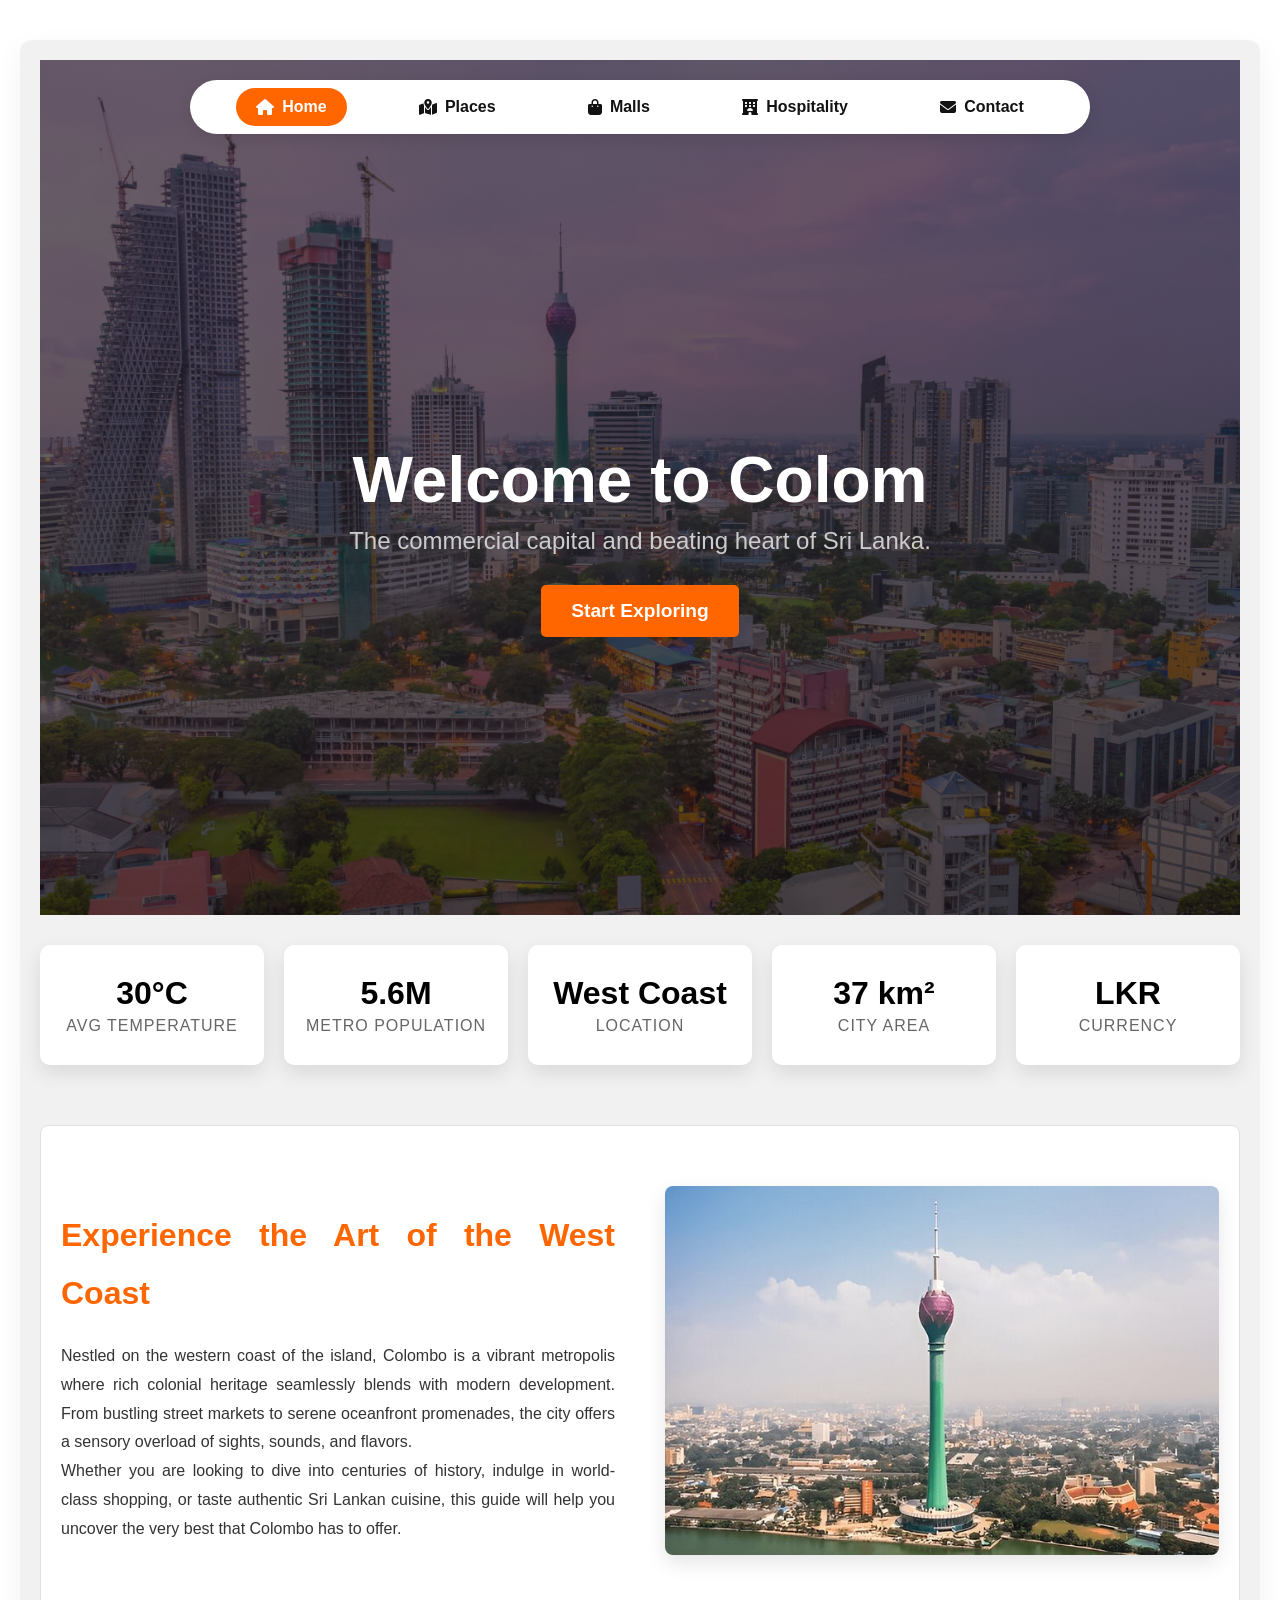
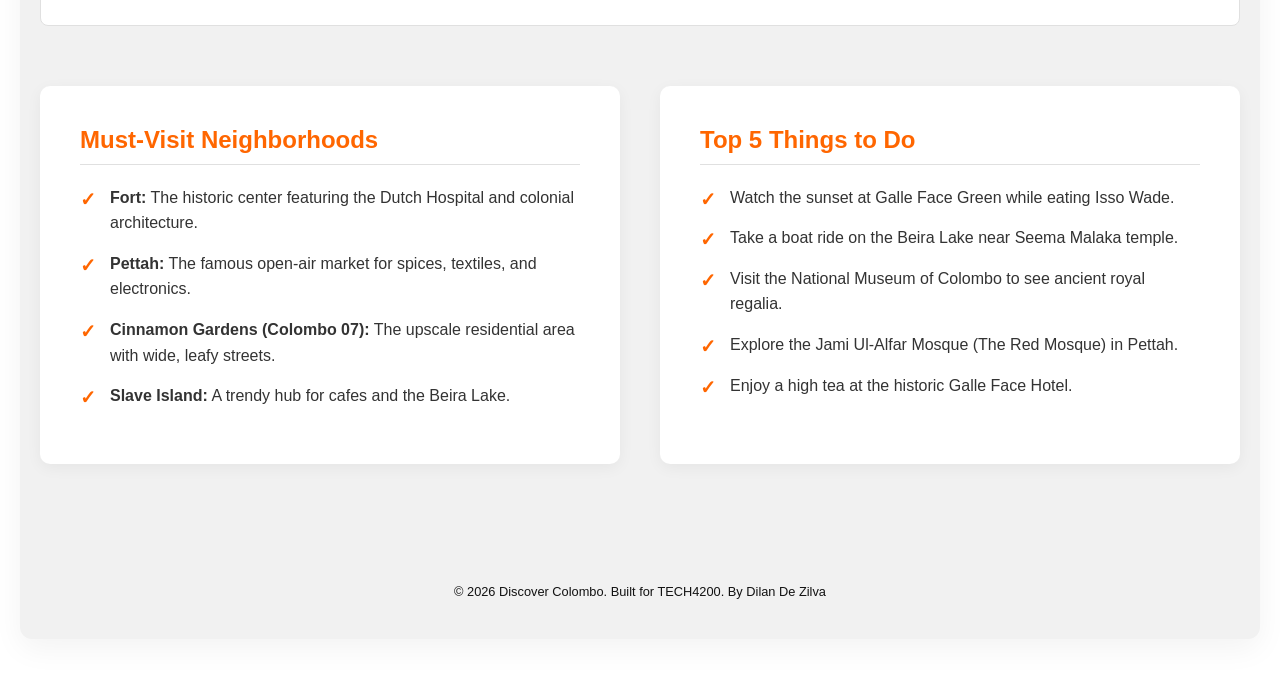
<file: index.html>
<!-- 
Dilan De Zilva
05/05/2025
The website is about city of sri lanka know an Colombo, this includes it stats along with
restaurants, malls, hotels and its history.
This page is main page of the site showing the overview of colombo city 
-->

<!doctype html>
<html lang="en">
  <head>
    <meta charset="UTF-8" />
    <meta name="viewport" content="width=device-width, initial-scale=1.0" />
    <meta
      name="description"
      content="Discover the vibrant heart of Sri Lanka! Your ultimate guide to the best places, food, hotels, and hidden gems in Colombo. Start planning your trip today." />
    <title>Discover Colombo | Travel Guide</title>
    <link rel="stylesheet" href="styles.css" />
    <!-- Nav bar icon from online library font awesome -->
    <link
      rel="stylesheet"
      href="https://cdnjs.cloudflare.com/ajax/libs/font-awesome/6.4.0/css/all.min.css" />
  </head>
  <body>
    <div class="content-wrapper">
      <!-- Hero Section -->
      <header class="hero-section">
        <!-- Global Navigation -->
        <nav class="global-nav">
          <div class="nav-links" id="nav-links">
            <a href="index.html" class="active">
              <i class="fa-solid fa-house"></i>
              <span class="nav-text">Home</span>
            </a>
            <a href="places.html">
              <i class="fa-solid fa-map-location-dot"></i>
              <span class="nav-text">Places</span>
            </a>
            <a href="malls.html">
              <i class="fa-solid fa-bag-shopping"></i>
              <span class="nav-text">Malls</span>
            </a>
            <a href="hospitality.html">
              <i class="fas fa-hotel"></i>
              <span class="nav-text">Hospitality</span>
            </a>
            <a href="contact.html">
              <i class="fa-solid fa-envelope"></i>
              <span class="nav-text">Contact</span>
            </a>
          </div>
        </nav>

        <div class="hero-content">
          <h1>
            <span id="animation-text"></span>
            <span id="greeting-message"></span>
          </h1>
          <p>The commercial capital and beating heart of Sri Lanka.</p>
          <a href="#stats" class="cta-button">Start Exploring</a>
        </div>
      </header>

      <main>
        <!-- Stats Section -->
        <section class="stats-section" id="stats">
          <div class="stat-box">
            <h3 class="stat-number">30°C</h3>
            <p class="stat-label">Avg Temperature</p>
          </div>

          <div class="stat-box">
            <h3 class="stat-number">5.6M</h3>
            <p class="stat-label">Metro Population</p>
          </div>

          <div class="stat-box">
            <h3 class="stat-number">West Coast</h3>
            <p class="stat-label">Location</p>
          </div>

          <div class="stat-box">
            <h3 class="stat-number">37 km²</h3>
            <p class="stat-label">City Area</p>
          </div>

          <div class="stat-box">
            <h3 class="stat-number">LKR</h3>
            <p class="stat-label">Currency</p>
          </div>
        </section>

        <!-- Introduction -->
        <section class="intro-section">
          <div class="intro-text">
            <h2>Experience the Art of the West Coast</h2>
            <p>
              Nestled on the western coast of the island, Colombo is a vibrant
              metropolis where rich colonial heritage seamlessly blends with
              modern development. From bustling street markets to serene
              oceanfront promenades, the city offers a sensory overload of
              sights, sounds, and flavors.
            </p>
            <p>
              Whether you are looking to dive into centuries of history, indulge
              in world-class shopping, or taste authentic Sri Lankan cuisine,
              this guide will help you uncover the very best that Colombo has to
              offer.
            </p>
          </div>

          <div class="intro-image">
            <img
              src="./assets/lotus tower.jpg"
              alt="Image of the Lotus Tower" />
          </div>
        </section>

        <!-- List Section -->
        <section class="list-section">
          <div class="list-container">
            <h3>Must-Visit Neighborhoods</h3>
            <ul class="custom-list">
              <li>
                <b>Fort:</b> The historic center featuring the Dutch Hospital
                and colonial architecture.
              </li>
              <li>
                <b>Pettah:</b> The famous open-air market for spices, textiles,
                and electronics.
              </li>
              <li>
                <b>Cinnamon Gardens (Colombo 07):</b> The upscale residential
                area with wide, leafy streets.
              </li>
              <li>
                <b>Slave Island:</b> A trendy hub for cafes and the Beira Lake.
              </li>
            </ul>
          </div>

          <div class="list-container">
            <h3>Top 5 Things to Do</h3>
            <ul class="custom-list">
              <li>
                Watch the sunset at Galle Face Green while eating Isso Wade.
              </li>
              <li>
                Take a boat ride on the Beira Lake near Seema Malaka temple.
              </li>
              <li>
                Visit the National Museum of Colombo to see ancient royal
                regalia.
              </li>
              <li>
                Explore the Jami Ul-Alfar Mosque (The Red Mosque) in Pettah.
              </li>
              <li>Enjoy a high tea at the historic Galle Face Hotel.</li>
            </ul>
          </div>
        </section>
      </main>

      <!-- Global Footer -->
      <footer>
        <p>
          &copy; 2026 Discover Colombo. Built for TECH4200. By Dilan De Zilva
        </p>
      </footer>
    </div>

    <script src="scripts.js"></script>
  </body>
</html>
</file>
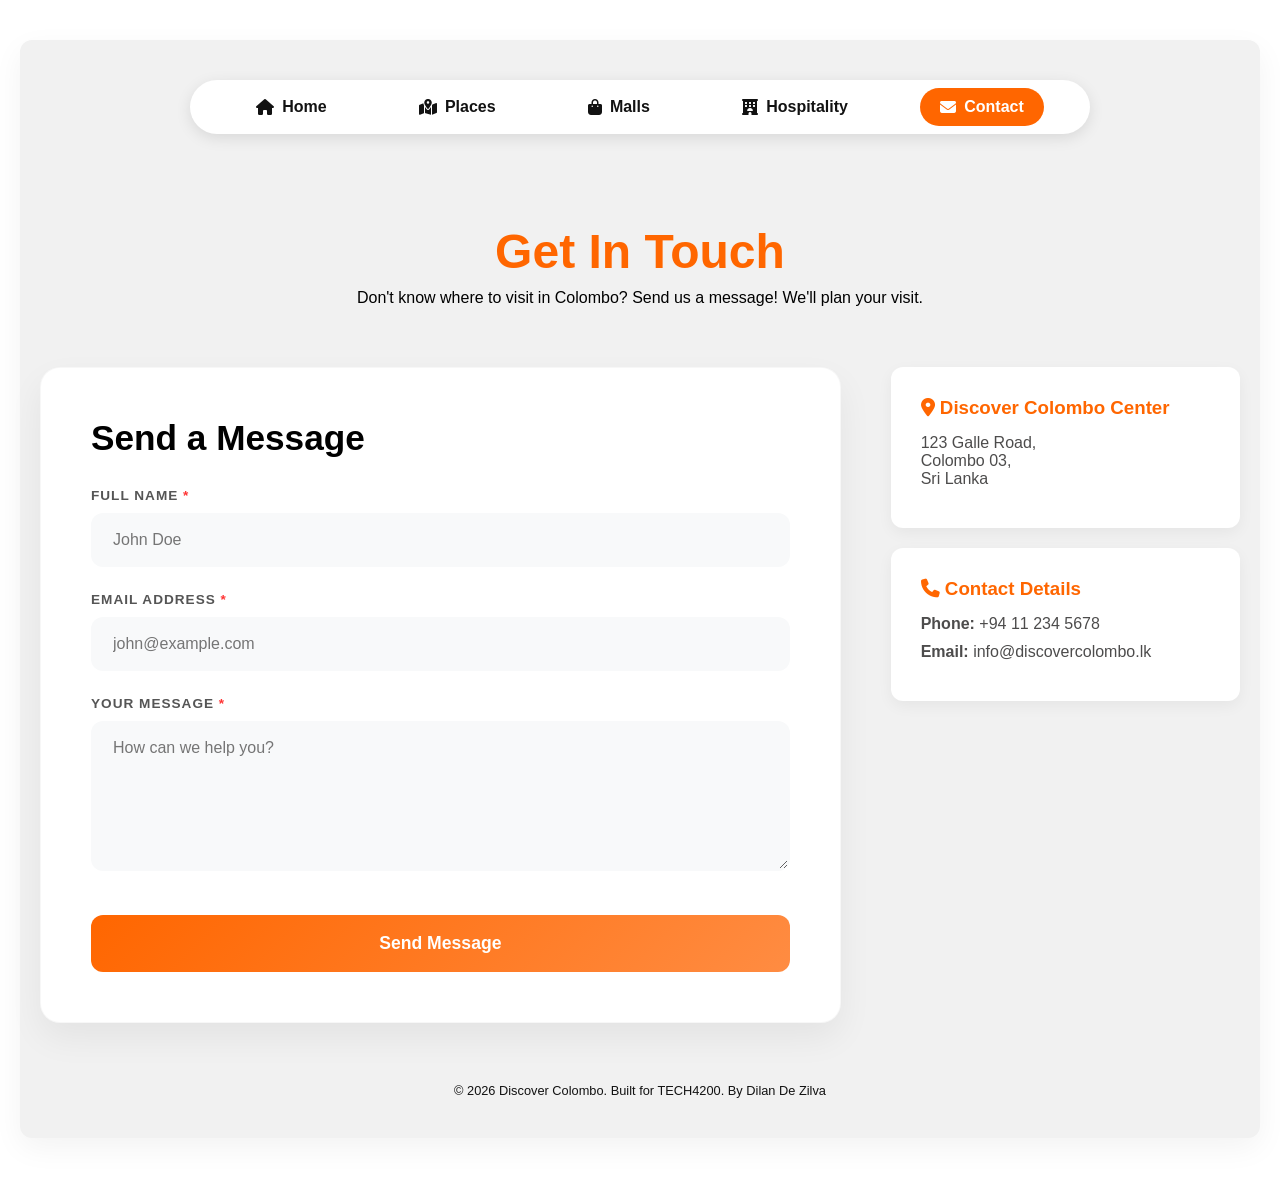
<file: contact.html>
<!-- This page provides users with a contact form to fill out along with contact details -->

<!doctype html>
<html lang="en">
  <head>
    <meta charset="UTF-8" />
    <meta name="viewport" content="width=device-width, initial-scale=1.0" />
    <meta
      name="description"
      content="Need help planning your Colombo itinerary? Reach out to us for local travel advice, feedback, or business inquiries. Drop us a message today!" />
    <title>Contact Us | Discover Colombo</title>
    <link rel="stylesheet" href="styles.css" />
    <link
      rel="stylesheet"
      href="https://cdnjs.cloudflare.com/ajax/libs/font-awesome/6.4.0/css/all.min.css" />
  </head>
  <body>
    <div class="content-wrapper">
     
      <nav class="global-nav">
        <div class="nav-links" id="nav-links">
          <a href="index.html">
            <i class="fa-solid fa-house"></i>
            <span class="nav-text">Home</span>
          </a>
          <a href="places.html">
            <i class="fa-solid fa-map-location-dot"></i>
            <span class="nav-text">Places</span>
          </a>
          <a href="malls.html">
            <i class="fa-solid fa-bag-shopping"></i>
            <span class="nav-text">Malls</span>
          </a>
          <a href="hospitality.html">
            <i class="fas fa-hotel"></i>
            <span class="nav-text">Hospitality</span>
          </a>
          <a href="contact.html" class="active">
            <i class="fa-solid fa-envelope"></i>
            <span class="nav-text">Contact</span>
          </a>
        </div>
      </nav>

      <header class="page-header">
        <h1>Get In Touch</h1>
        <p>
          Don't know where to visit in Colombo? Send us a message! We'll plan
          your visit.
        </p>
      </header>

      <main>
        <div class="contact-layout">
          <!-- Contact Form Section -->
          <div class="contact-form-container">
            <h2>Send a Message</h2>

            <form id="contact-form">
              <div class="input-group">
                <label for="name"
                  >Full Name <span class="required-asterisk">*</span></label
                >
                <input type="text" id="name" placeholder="John Doe" />
                <small class="error-text hidden" id="name-error-message"
                  >Full Name is required.</small
                >
              </div>

              <div class="input-group">
                <label for="email"
                  >Email Address <span class="required-asterisk">*</span></label
                >
                <input type="email" id="email" placeholder="john@example.com" />
                <small class="error-text hidden" id="email-error-message"
                  >Please enter a valid email.</small
                >
              </div>

              <div class="input-group">
                <label for="message"
                  >Your Message <span class="required-asterisk">*</span></label
                >
                <textarea
                  id="message"
                  rows="5"
                  class="form-textarea"
                  placeholder="How can we help you?"></textarea>
                <small class="error-text hidden" id="error-message"
                  >Message cannot be empty.</small
                >
              </div>

              <button type="submit" class="cta-button form-submit-btn">
                Send Message
              </button>
            </form>

            <div id="success-message" class="success-message hidden">
              <i class="fa-solid fa-circle-check"></i> Thank you! Your message
              has been sent.
            </div>
          </div>

          <!-- Contact Information Section -->
          <div class="contact-info">
            <div class="info-card">
              <h3>
                <i class="fa-solid fa-location-dot"></i> Discover Colombo Center
              </h3>
              <p>123 Galle Road,<br />Colombo 03,<br />Sri Lanka</p>
            </div>

            <div class="info-card">
              <h3><i class="fa-solid fa-phone"></i> Contact Details</h3>
              <p><b>Phone:</b> +94 11 234 5678</p>
              <p><b>Email:</b> info@discovercolombo.lk</p>
            </div>
          </div>
        </div>
      </main>

     
      <footer>
        <p>
          &copy; 2026 Discover Colombo. Built for TECH4200. By Dilan De Zilva
        </p>
      </footer>
    </div>
    <script src="scripts.js"></script>
  </body>
</html>
</file>
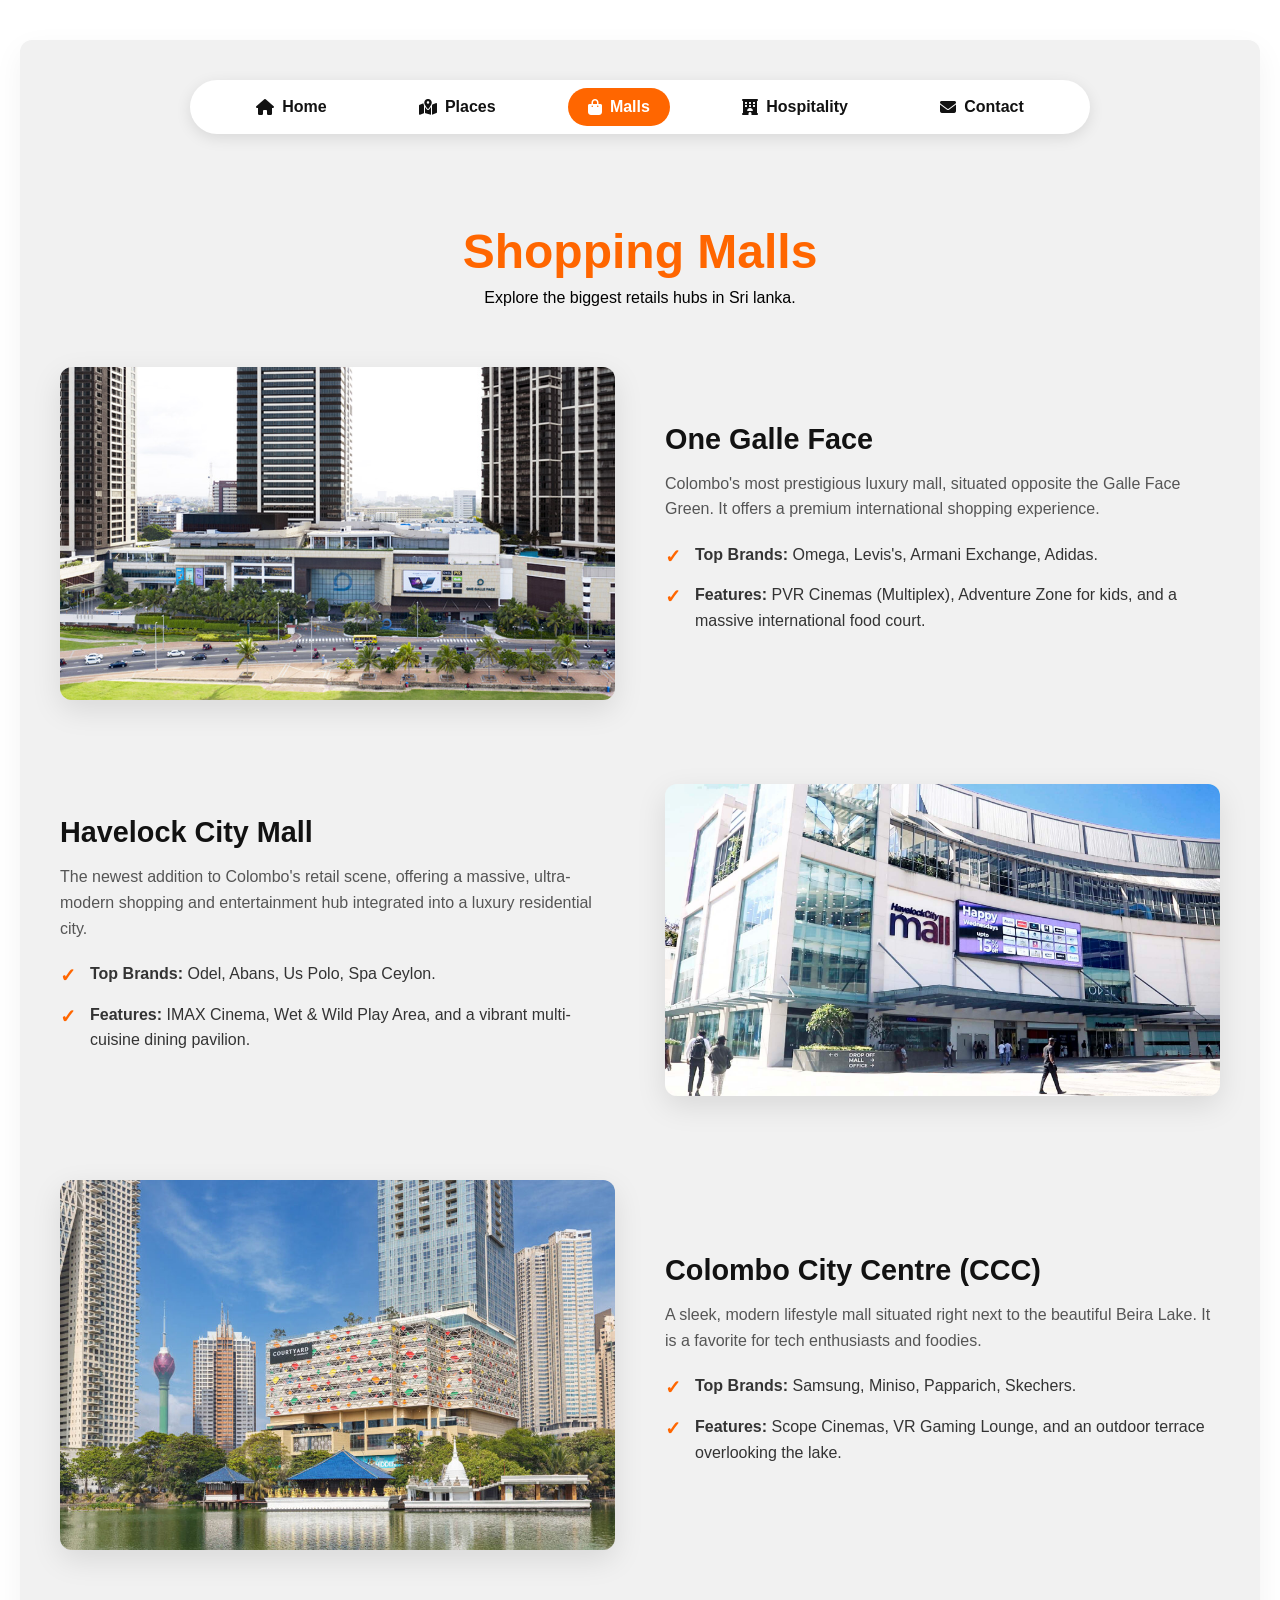
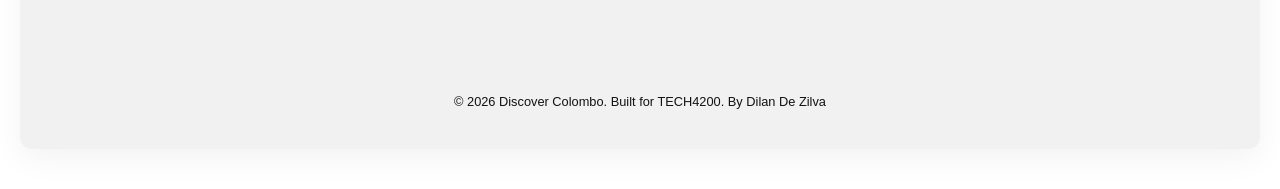
<file: malls.html>
<!-- This page displays list of malls that user could visit in colombo. 
 It include brands and features that can be found on each mall. -->

<!doctype html>
<html lang="en">
  <head>
    <meta charset="UTF-8" />
    <meta name="viewport" content="width=device-width, initial-scale=1.0" />
    <meta
      name="description"
      content="Disocver the perfect malls to shop and hangout in Colombo from luxury brands at One Galle Face to dining and entertainment at Colombo City Centre." />
    <title>Shopping Malls | Discover Colombo</title>
    <link rel="stylesheet" href="styles.css" />
    <link
      rel="stylesheet"
      href="https://cdnjs.cloudflare.com/ajax/libs/font-awesome/6.4.0/css/all.min.css" />
  </head>
  <body>
    <div class="content-wrapper">
     
      <nav class="global-nav">
        <div class="nav-links" id="nav-links">
          <a href="index.html">
            <i class="fa-solid fa-house"></i>
            <span class="nav-text">Home</span>
          </a>
          <a href="places.html">
            <i class="fa-solid fa-map-location-dot"></i>
            <span class="nav-text">Places</span>
          </a>
          <a href="malls.html" class="active">
            <i class="fa-solid fa-bag-shopping"></i>
            <span class="nav-text">Malls</span>
          </a>
          <a href="hospitality.html">
            <i class="fas fa-hotel"></i>
            <span class="nav-text">Hospitality</span>
          </a>
          <a href="contact.html">
            <i class="fa-solid fa-envelope"></i>
            <span class="nav-text">Contact</span>
          </a>
        </div>
      </nav>

      <header class="page-header">
        <h1>Shopping Malls</h1>
        <p>Explore the biggest retails hubs in Sri lanka.</p>
      </header>

      <main>
        <section class="mall-showcase">
          <div class="mall-row">
            <div class="mall-image">
              <img src="assets/onegalleface.jpg" alt="One Galle Face" />
            </div>
            <div class="mall-content">
              <h3>One Galle Face</h3>
              <p>
                Colombo's most prestigious luxury mall, situated opposite the
                Galle Face Green. It offers a premium international shopping
                experience.
              </p>
              <ul class="custom-list">
                <li>
                  <b>Top Brands:</b> Omega, Levis's, Armani Exchange, Adidas.
                </li>
                <li>
                  <b>Features:</b> PVR Cinemas (Multiplex), Adventure Zone for
                  kids, and a massive international food court.
                </li>
              </ul>
            </div>
          </div>

          <div class="mall-row">
            <div class="mall-image">
              <img src="assets/havelockcitymall.jpg" alt="Havelock City Mall" />
            </div>
            <div class="mall-content">
              <h3>Havelock City Mall</h3>
              <p>
                The newest addition to Colombo's retail scene, offering a
                massive, ultra-modern shopping and entertainment hub integrated
                into a luxury residential city.
              </p>
              <ul class="custom-list">
                <li><b>Top Brands:</b> Odel, Abans, Us Polo, Spa Ceylon.</li>
                <li>
                  <b>Features:</b> IMAX Cinema, Wet & Wild Play Area, and a
                  vibrant multi-cuisine dining pavilion.
                </li>
              </ul>
            </div>
          </div>

          <div class="mall-row">
            <div class="mall-image">
              <img src="assets/ccc.jpg" alt="Colombo City Centre" />
            </div>
            <div class="mall-content">
              <h3>Colombo City Centre (CCC)</h3>
              <p>
                A sleek, modern lifestyle mall situated right next to the
                beautiful Beira Lake. It is a favorite for tech enthusiasts and
                foodies.
              </p>
              <ul class="custom-list">
                <li>
                  <b>Top Brands:</b> Samsung, Miniso, Papparich, Skechers.
                </li>
                <li>
                  <b>Features:</b> Scope Cinemas, VR Gaming Lounge, and an
                  outdoor terrace overlooking the lake.
                </li>
              </ul>
            </div>
          </div>
        </section>
      </main>
     
      <footer>
        <p>
          &copy; 2026 Discover Colombo. Built for TECH4200. By Dilan De Zilva
        </p>
      </footer>
    </div>
    <script src="scripts.js"></script>
  </body>
</html>
</file>
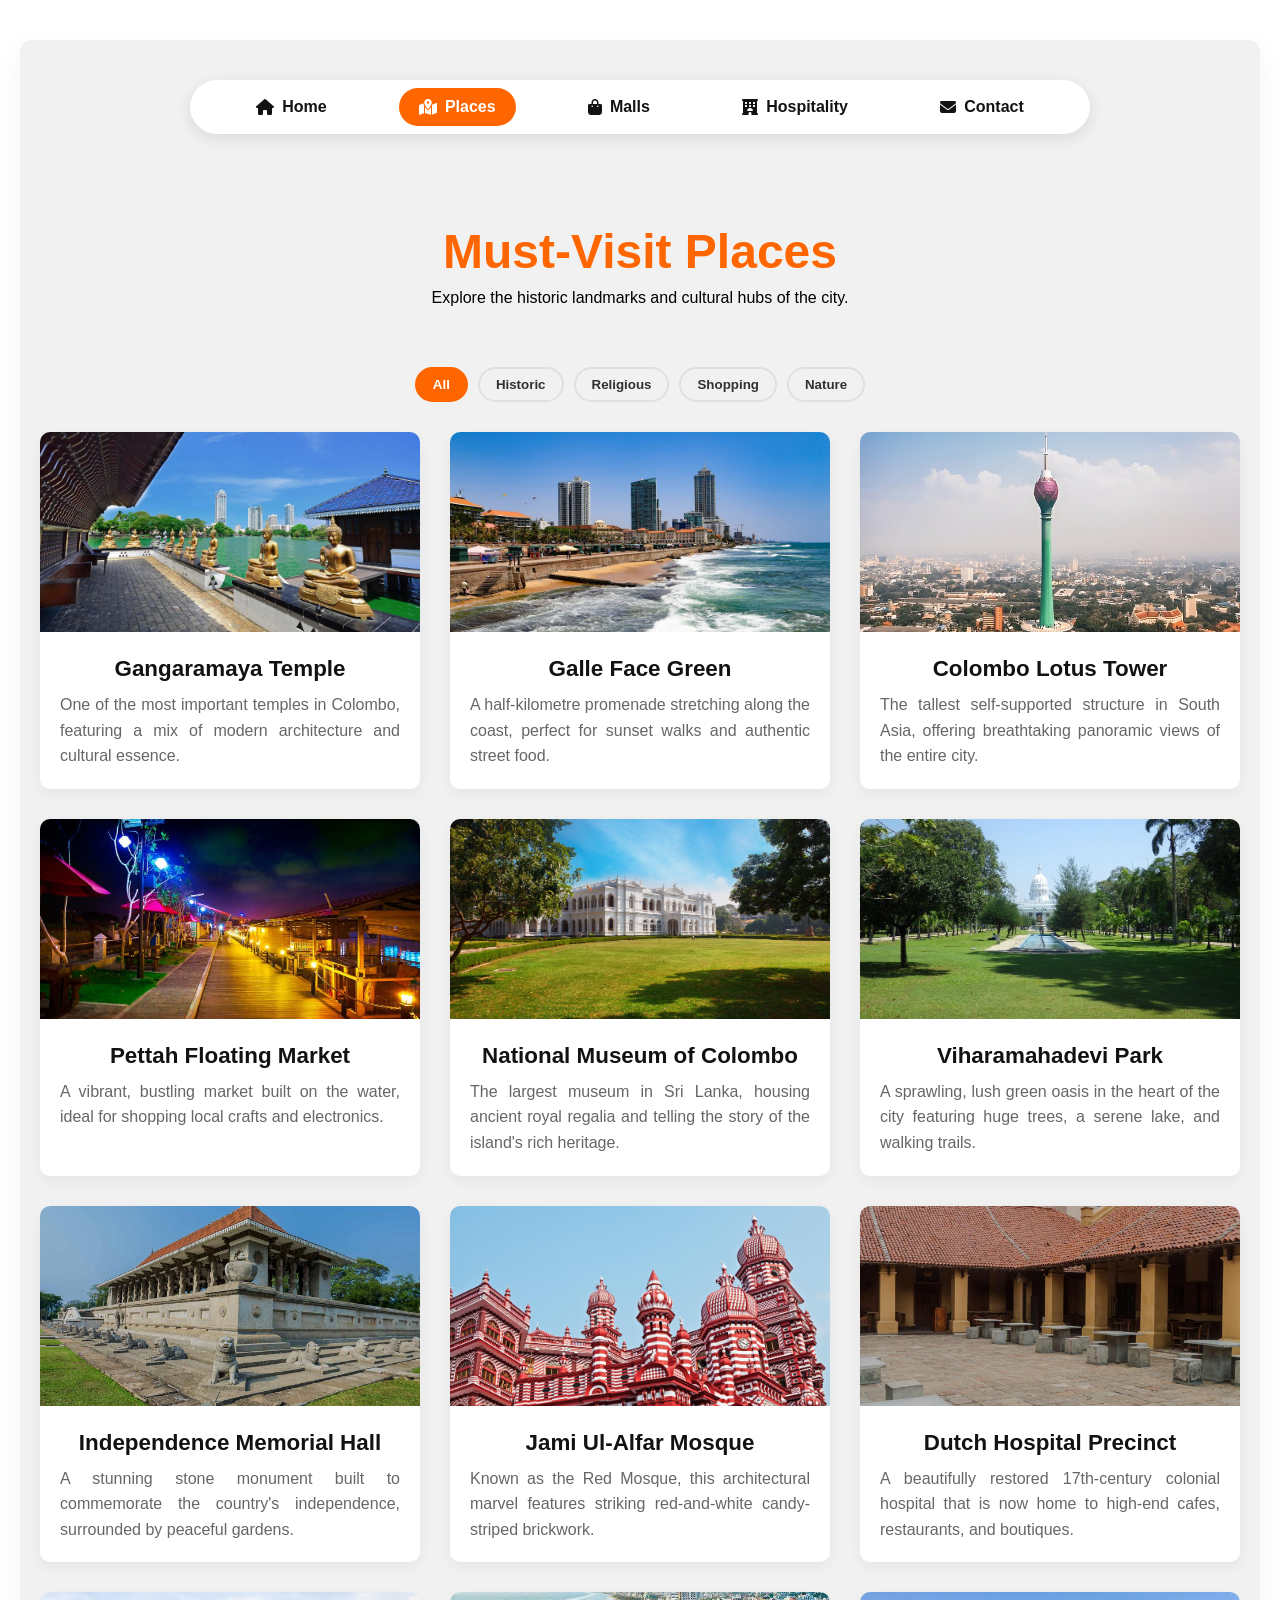
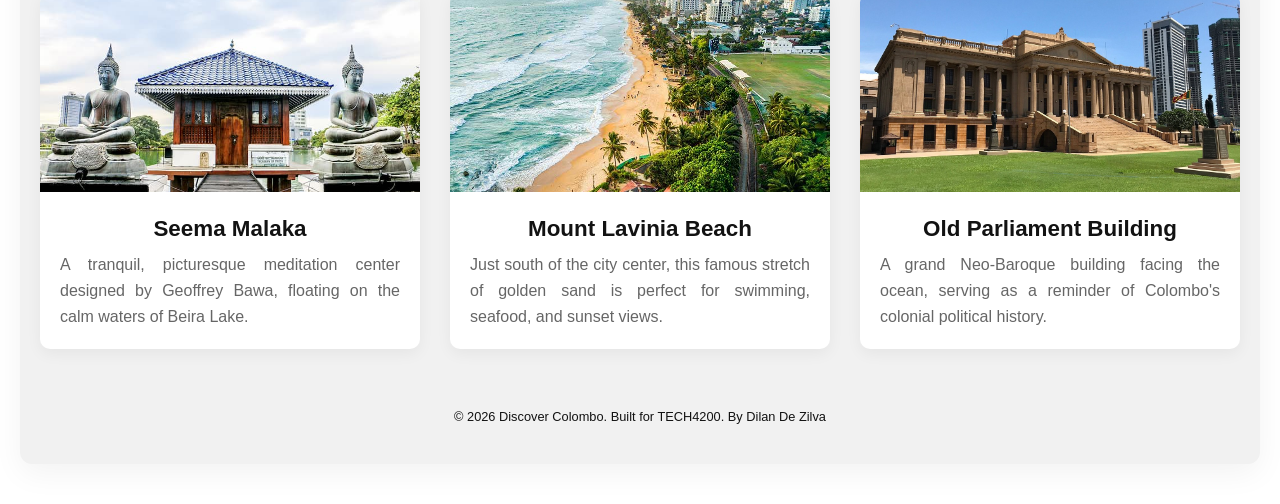
<file: places.html>
<!-- This page showcases the top places to visit in colombo. All the places are 
 displayed in grid format allowing users to choose any viewing based on category -->

<!doctype html>
<html lang="en">
  <head>
    <meta charset="UTF-8" />
    <meta name="viewport" content="width=device-width, initial-scale=1.0" />
    <meta
      name="description"
      content="Explore top tourist attractions in Colombo, from the historic Gangaramaya Temple to the beautiful Galle Face Green. See what you can't miss in the city." />
    <title>Places to Visit | Discover Colombo</title>
    <link rel="stylesheet" href="styles.css" />
    <link
      rel="stylesheet"
      href="https://cdnjs.cloudflare.com/ajax/libs/font-awesome/6.4.0/css/all.min.css" />
  </head>
  <body>
    <div class="content-wrapper">
      
      <nav class="global-nav">
        <div class="nav-links" id="nav-links">
          <a href="index.html">
            <i class="fa-solid fa-house"></i>
            <span class="nav-text">Home</span>
          </a>
          <a href="places.html" class="active">
            <i class="fa-solid fa-map-location-dot"></i>
            <span class="nav-text">Places</span>
          </a>
          <a href="malls.html">
            <i class="fa-solid fa-bag-shopping"></i>
            <span class="nav-text">Malls</span>
          </a>
          <a href="hospitality.html">
            <i class="fas fa-hotel"></i>
            <span class="nav-text">Hospitality</span>
          </a>
          <a href="contact.html">
            <i class="fa-solid fa-envelope"></i>
            <span class="nav-text">Contact</span>
          </a>
        </div>
      </nav>
      <header class="page-header">
        <h1>Must-Visit Places</h1>
        <p>Explore the historic landmarks and cultural hubs of the city.</p>
      </header>

      <main>
        <div class="category-button">
          <button class="category-btn active" category-filter="all">All</button>
          <button class="category-btn" category-filter="historic">Historic</button>
          <button class="category-btn" category-filter="religious">Religious</button>
          <button class="category-btn" category-filter="shopping">Shopping</button>
          <button class="category-btn" category-filter="nature">Nature</button>
        </div>

        <div class="card-grid" id="places-grid">
          <div class="place-card" category-type="religious">
            <img src="assets/temple.jpg" alt="Gangaramaya Temple" />
            <div class="card-info">
              <h3>Gangaramaya Temple</h3>
              <p>
                One of the most important temples in Colombo, featuring a mix of
                modern architecture and cultural essence.
              </p>
            </div>
          </div>

          <div class="place-card" category-type="nature">
            <img src="assets/galle-face.jpg" alt="Galle Face Green" />
            <div class="card-info">
              <h3>Galle Face Green</h3>
              <p>
                A half-kilometre promenade stretching along the coast, perfect
                for sunset walks and authentic street food.
              </p>
            </div>
          </div>

          <div class="place-card" category-type="historic">
            <img src="assets/lotus tower.jpg" alt="Lotus Tower" />
            <div class="card-info">
              <h3>Colombo Lotus Tower</h3>
              <p>
                The tallest self-supported structure in South Asia, offering
                breathtaking panoramic views of the entire city.
              </p>
            </div>
          </div>

          <div class="place-card" category-type="shopping">
            <img src="assets/pettah.jpg" alt="Pettah Floating Market" />
            <div class="card-info">
              <h3>Pettah Floating Market</h3>
              <p>
                A vibrant, bustling market built on the water, ideal for
                shopping local crafts and electronics.
              </p>
            </div>
          </div>

          <div class="place-card" category-type="historic">
            <img
              src="assets/national-museum.jpg"
              alt="National Museum of Colombo" />
            <div class="card-info">
              <h3>National Museum of Colombo</h3>
              <p>
                The largest museum in Sri Lanka, housing ancient royal regalia
                and telling the story of the island's rich heritage.
              </p>
            </div>
          </div>

          <div class="place-card" category-type="nature">
            <img src="assets/park.jpg" alt="Viharamahadevi Park" />
            <div class="card-info">
              <h3>Viharamahadevi Park</h3>
              <p>
                A sprawling, lush green oasis in the heart of the city featuring
                huge trees, a serene lake, and walking trails.
              </p>
            </div>
          </div>

          <div class="place-card" category-type="historic">
            <img
              src="assets/independence-square.jpg"
              alt="Independence Memorial Hall" />
            <div class="card-info">
              <h3>Independence Memorial Hall</h3>
              <p>
                A stunning stone monument built to commemorate the country's
                independence, surrounded by peaceful gardens.
              </p>
            </div>
          </div>

          <div class="place-card" category-type="religious">
            <img src="assets/red-mosque.jpg" alt="Jami Ul-Alfar Mosque" />
            <div class="card-info">
              <h3>Jami Ul-Alfar Mosque</h3>
              <p>
                Known as the Red Mosque, this architectural marvel features
                striking red-and-white candy-striped brickwork.
              </p>
            </div>
          </div>

          <div class="place-card" category-type="shopping">
            <img
              src="assets/dutch-hospital.jpg"
              alt="Dutch Hospital Precinct" />
            <div class="card-info">
              <h3>Dutch Hospital Precinct</h3>
              <p>
                A beautifully restored 17th-century colonial hospital that is
                now home to high-end cafes, restaurants, and boutiques.
              </p>
            </div>
          </div>

          <div class="place-card" category-type="religious">
            <img src="assets/seema-malaka.jpg" alt="Seema Malaka" />
            <div class="card-info">
              <h3>Seema Malaka</h3>
              <p>
                A tranquil, picturesque meditation center designed by Geoffrey
                Bawa, floating on the calm waters of Beira Lake.
              </p>
            </div>
          </div>

          <div class="place-card" category-type="nature">
            <img src="assets/mount-lavinia.jpg" alt="Mount Lavinia Beach" />
            <div class="card-info">
              <h3>Mount Lavinia Beach</h3>
              <p>
                Just south of the city center, this famous stretch of golden
                sand is perfect for swimming, seafood, and sunset views.
              </p>
            </div>
          </div>

          <div class="place-card" category-type="historic">
            <img
              src="assets/old-parliament.jpg"
              alt="Old Parliament Building" />
            <div class="card-info">
              <h3>Old Parliament Building</h3>
              <p>
                A grand Neo-Baroque building facing the ocean, serving as a
                reminder of Colombo's colonial political history.
              </p>
            </div>
          </div>
        </div>
      </main>

      <footer>
        <p>
          &copy; 2026 Discover Colombo. Built for TECH4200. By Dilan De Zilva
        </p>
      </footer>
    </div>

    <script src="scripts.js"></script>
  </body>
</html>
</file>
<file: styles.css>
html {
  scroll-behavior: smooth;
}

* {
  margin: 0;
  padding: 0;
  box-sizing: border-box;
  font-family: "Segoe UI", Tahoma, Geneva, Verdana, sans-serif;
}

body {
  background-color: #ffffff;
  margin: 0;
  padding: 20px;
  display: flex;
  flex-direction: column;
  min-height: 100vh;
  box-sizing: border-box;
}

.content-wrapper {
  background-color: #f1f1f1;
  width: 100%;
  margin: 20px auto;
  padding: 20px;
  box-shadow: 0 10px 30px rgba(0, 0, 0, 0.05);
  border-radius: 12px;
  flex: 1;
  display: flex;
  flex-direction: column;
}

main {
  flex: 1;
}

/* -- Global Navbar -- */
.global-nav {
  background-color: #ffffff;
  width: 80%;
  max-width: 900px;
  margin: 20px auto 30px auto;
  padding: 8px 20px;
  border-radius: 50px;
  box-shadow: 0 4px 15px rgba(0, 0, 0, 0.1);
  position: relative;
  z-index: 1000;
}

.nav-links {
  display: flex;
  justify-content: space-around;
  align-items: center;
}

.nav-links a {
  display: flex;
  align-items: center;
  gap: 8px;
  color: #121212;
  text-decoration: none;
  font-weight: bold;
  padding: 10px 20px;
  border-radius: 25px;
  transition:
    background-color 0.3s ease,
    color 0.3s ease;
}

.nav-links a:hover,
.nav-links a.active {
  background-color: #ff6600;
  color: #ffffff;
}

/* -- Hero Section -- */
.hero-section {
  height: 95vh;
  background-image:
    linear-gradient(rgba(40, 40, 40, 0.7), rgba(18, 18, 18, 0.7)),
    url("./assets/Colombo.jpeg");
  background-size: cover;
  background-position: center;
  display: flex;
  flex-direction: column;
  color: #ffffff;
}

.hero-content {
  flex: 1;
  display: flex;
  flex-direction: column;
  justify-content: center;
  align-items: center;
  text-align: center;
}

.hero-content h1 {
  font-size: 4rem;
  margin-bottom: 10px;
}

.hero-content p {
  font-size: 1.5rem;
  margin-bottom: 30px;
  color: #cccccc;
}

.cta-button {
  background-color: #ff6600;
  color: #ffffff;
  padding: 15px 30px;
  text-decoration: none;
  font-size: 1.2rem;
  font-weight: bold;
  border-radius: 5px;
  transition: background-color 0.3s;
  display: inline-block;
}

.cta-button:hover {
  background-color: #cc5200;
}

/* -- Stats Section -- */
.stats-section {
  display: grid;
  grid-template-columns: repeat(auto-fit, minmax(200px, 1fr));
  gap: 20px;
  max-width: 1200px;
  margin: 10px auto 40px auto;
  padding: 20px 0px;
}

.stat-box {
  background-color: #ffffff;
  padding: 30px 20px;
  text-align: center;
  border-radius: 10px;
  box-shadow: 0 8px 20px rgba(0, 0, 0, 0.1);
  transition: transform 0.3s ease;
}

.stat-box:hover {
  transform: translateY(-10px);
}

.stat-number {
  font-size: 2rem;
  color: #000000;
  margin-bottom: 5px;
}

.stat-label {
  color: #666666;
  font-size: 1rem;
  text-transform: uppercase;
  letter-spacing: 1px;
}

/* -- Intro Section -- */
.intro-section {
  background-color: #ffffff;
  padding: 60px 20px;
  max-width: 1200px;
  margin: 40px auto;
  text-align: center;
  line-height: 1.8;
  border: 1px solid #e0e0e0;
  border-radius: 8px;
  display: flex;
  align-items: center;
  gap: 50px;
}

.intro-section h2 {
  margin-bottom: 20px;
  color: #121212;
}

.intro-text {
  flex: 1;
  color: #333333;
  line-height: 1.8;
  text-align: justify;
  font-size: 1rem;
}

.intro-text h2 {
  margin-bottom: 20px;
  color: #ff6600;
  font-size: 2rem;
}

.intro-image {
  flex: 1;
}

.intro-image img {
  width: 100%;
  border-radius: 8px;
  box-shadow: 0 8px 20px rgba(0, 0, 0, 0.1);
}

/* -- List Section -- */
.list-section {
  display: flex;
  gap: 40px;
  max-width: 1200px;
  margin: 60px auto;
}

.list-container {
  flex: 1;
  background-color: #ffffff;
  padding: 40px;
  border-radius: 10px;
  box-shadow: 0 4px 15px rgba(0, 0, 0, 0.05);
}

.list-container h3 {
  color: #ff6600;
  margin-bottom: 20px;
  font-size: 1.5rem;
  border-bottom: 1px solid #e0e0e0;
  padding-bottom: 10px;
}

.custom-list {
  list-style: none;
  padding: 0;
}

.custom-list li {
  position: relative;
  padding-left: 30px;
  margin-bottom: 15px;
  color: #333333;
  line-height: 1.6;
}

.custom-list li::before {
  content: "✓";
  position: absolute;
  left: 0;
  color: #ff6600;
  font-weight: bold;
  font-size: 1.2rem;
}

/* --- Footer --- */
footer {
  color: #121212;
  text-align: center;
  padding: 20px;
  margin-top: 40px;
  font-size: 0.8rem;
}

/* -- Places Page -- */

.category-button {
  display: flex;
  gap: 10px;
  flex-wrap: wrap;
  justify-content: center;
  max-width: 1200px;
  margin: 0 auto 30px auto;
  padding: 0 20px;
}

.category-btn {
  padding: 8px 16px;
  border: 2px solid #e0e0e0;
  background-color: transparent;
  color: #303030;
  border-radius: 25px;
  cursor: pointer;
  font-weight: bold;
  transition: all 0.3s ease;
}

.category-btn:hover {
  border-color: #ff6600;
  color: #ff6600;
}

.category-btn.active {
  background-color: #ff6600;
  border-color: #ff6600;
  color: #ffffff;
}

.hidden {
  display: none !important;
}

.page-header {
  color: #000000;
  text-align: center;
  padding: 40px 20px;
  margin: 20px 20px;
}

.page-header h1 {
  font-size: 3rem;
  color: #ff6600;
  margin-bottom: 10px;
}

/* -- Card Grid Layout -- */
.card-grid {
  display: grid;
  grid-template-columns: repeat(auto-fit, minmax(300px, 1fr));
  gap: 30px;
}

.place-card {
  background-color: #ffffff;
  border-radius: 10px;
  overflow: hidden;
  box-shadow: 0 5px 15px rgba(0, 0, 0, 0.05);
  transition:
    transform 0.3s ease,
    box-shadow 0.3s ease;
}

.place-card:hover {
  transform: translateY(-5px);
  box-shadow: 0 10px 25px rgba(0, 0, 0, 0.1);
}

.place-card img {
  width: 100%;
  height: 200px;
  object-fit: cover;
}

.card-info {
  padding: 20px;
  text-align: justify;
}

.card-info h3 {
  color: #121212;
  margin-bottom: 10px;
  font-size: 1.4rem;
  text-align: center;
}

.card-info p {
  color: #666666;
  line-height: 1.6;
  font-size: 1rem;
}

/* -- Malls Page -- */
.mall-showcase {
  max-width: 1200px;
  margin: 0 auto;
  padding: 0 20px;
}

.mall-row {
  display: flex;
  align-items: center;
  gap: 50px;
  margin-bottom: 80px;
}

.mall-row:nth-child(even) {
  flex-direction: row-reverse;
}

.mall-image {
  flex: 1;
}

.mall-image img {
  width: 100%;
  border-radius: 12px;
  box-shadow: 0 10px 30px rgba(0, 0, 0, 0.1);
  object-fit: cover;
}

.mall-content {
  flex: 1;
}

.mall-content h3 {
  font-size: 1.8rem;
  color: #121212;
  margin-bottom: 15px;
}

.mall-content p {
  color: #555555;
  line-height: 1.6;
  margin-bottom: 20px;
  font-size: 1rem;
}

/* -- Contact Page -- */
.contact-layout {
  display: flex;
  flex-wrap: wrap;
  gap: 50px;
}

.contact-info {
  flex: 1;
  min-width: 250px;
}
.contact-form-container {
  flex: 2;
  background: #ffffff;
  padding: 50px;
  border-radius: 20px;
  box-shadow: 0 15px 35px rgba(0, 0, 0, 0.06);
  border: 1px solid rgba(0, 0, 0, 0.03);
}

.contact-form-container h2 {
  font-size: 2.2rem;
  margin-bottom: 30px;
}

.input-group {
  margin-bottom: 25px;
}

.input-group label {
  display: block;
  font-size: 0.85rem;
  font-weight: 700;
  color: #555555;
  margin-bottom: 10px;
  text-transform: uppercase;
  letter-spacing: 1px;
}

.input-group input,
.form-textarea {
  width: 100%;
  padding: 16px 20px;
  background-color: #f8f9fa;
  border: 2px solid transparent;
  border-radius: 12px;
  font-size: 1rem;
  color: #333333;
  transition: all 0.3s ease;
  box-sizing: border-box;
}

.form-textarea {
  resize: vertical;
  min-height: 150px;
}

.input-group input:focus,
.form-textarea:focus {
  outline: none;
  background-color: #ffffff;
  border-color: #ff6600;
  box-shadow: 0 0 0 4px rgba(255, 102, 0, 0.1);
}

.form-submit-btn {
  background: linear-gradient(135deg, #ff6600, #ff8c42);
  color: #ffffff;
  padding: 18px;
  border: none;
  border-radius: 12px;
  font-size: 1.1rem;
  font-weight: bold;
  cursor: pointer;
  transition:
    transform 0.2s ease,
    box-shadow 0.2s ease;
  width: 100%;
  margin-top: 15px;
}

.form-submit-btn:hover {
  transform: translateY(-3px);
  box-shadow: 0 10px 20px rgba(255, 102, 0, 0.3);
}

.required-asterisk {
  color: #ff3333;
}

.error-text {
  color: #ff3333;
  margin-top: 8px;
  display: block;
  font-size: 0.85rem;
  font-weight: 600;
}

.success-message {
  margin-top: 25px;
  padding: 20px;
  background: #f0fdf4;
  color: #166534;
  border-radius: 12px;
  text-align: center;
  border: 2px solid #bbf7d0;
  font-weight: bold;
  font-size: 1.1rem;
}

.info-card {
  background: #ffffff;
  padding: 30px;
  border-radius: 12px;
  box-shadow: 0 5px 15px rgba(0, 0, 0, 0.05);
  margin-bottom: 20px;
}

.info-card h3 {
  color: #ff6600;
  margin-bottom: 15px;
}

.info-card p {
  color: #4d4c4c;
  margin-bottom: 10px;
  font-size: 1rem;
}

/* -- Mobile Responsiveness CSS -- */
@media (max-width: 768px) {
  body {
    padding-bottom: 80px;
  }

  .global-nav {
    position: fixed;
    bottom: 0;
    left: 0;
    width: 100%;
    margin: 0;
    padding: 10px 0 15px 0;
    border-radius: 20px 20px 0 0;
    background-color: #ffffff;
    box-shadow: 0 -4px 15px rgba(0, 0, 0, 0.1);
  }

  .nav-links a {
    flex-direction: column;
    gap: 4px;
    padding: 8px 12px;
    font-size: 0.75rem;
    border-radius: 10px;
  }

  .nav-links a i {
    font-size: 1.2rem;
  }

  .hero-section {
    height: 65vh;
    min-height: 400px;
  }

  .hero-content h1 {
    font-size: 2.1rem;
  }

  .hero-content p {
    font-size: 1rem;
    padding: 0 15px;
  }
  .cta-button {
    padding: 10px 10px;
    font-size: 0.8rem;
  }

  .intro-text h2 {
    font-size: 1.4rem;
  }

  .intro-text p {
    font-size: 0.8rem;
  }

  .stat-number {
    font-size: 1.4rem;
  }

  .stat-label {
    font-size: 0.8rem;
  }

  .list-container h3 {
    font-size: 1.2rem;
  }

  .intro-section {
    flex-direction: column;
    padding: 30px 20px;
    gap: 30px;
  }

  .list-section {
    flex-direction: column;
    gap: 20px;
    margin: 30px auto;
  }
  .custom-list li {
    font-size: 0.8rem;
  }

  .list-container {
    padding: 20px;
  }

  .page-header h1 {
    font-size: 1.7rem;
  }

  .page-header {
    font-size: 0.9rem;
    padding: 20px 10px;
    margin: 10px 10px;
  }

  .card-info h3 {
    font-size: 1.2rem;
  }

  .card-info p {
    line-height: 1.4;
    font-size: 0.9rem;
  }
  .mall-row,
  .mall-row:nth-child(even) {
    flex-direction: column;
    gap: 20px;
    margin-bottom: 50px;
  }

  .mall-content h3 {
    font-size: 1.5rem;
    margin-bottom: 10px;
    text-align: center;
  }

  .mall-content p {
    line-height: 1.2;
    font-size: 0.9rem;
    text-align: justify;
  }

  .mall-content li {
    font-size: 0.9rem;
    text-align: justify;
  }

  .card-info a {
    font-size: 0.8rem;
  }

  .contact-layout {
    gap: 30px;
    margin-top: 20px;
  }

  .contact-form-container {
    padding: 30px 20px;
    border-radius: 15px;
  }

  .contact-form-container h2 {
    font-size: 1.4rem;
    margin-bottom: 20px;
  }

  .input-group input,
  .form-textarea {
    padding: 14px 15px;
  }

  .info-card {
    padding: 20px;
  }

  .info-card h3 {
    font-size: 1rem;
  }
  .info-card p {
    font-size: 0.9rem;
  }

  .input-group label {
    font-size: 0.65rem;
  }

  .success-message {
    font-size: 0.8rem;
  }
}
</file>
